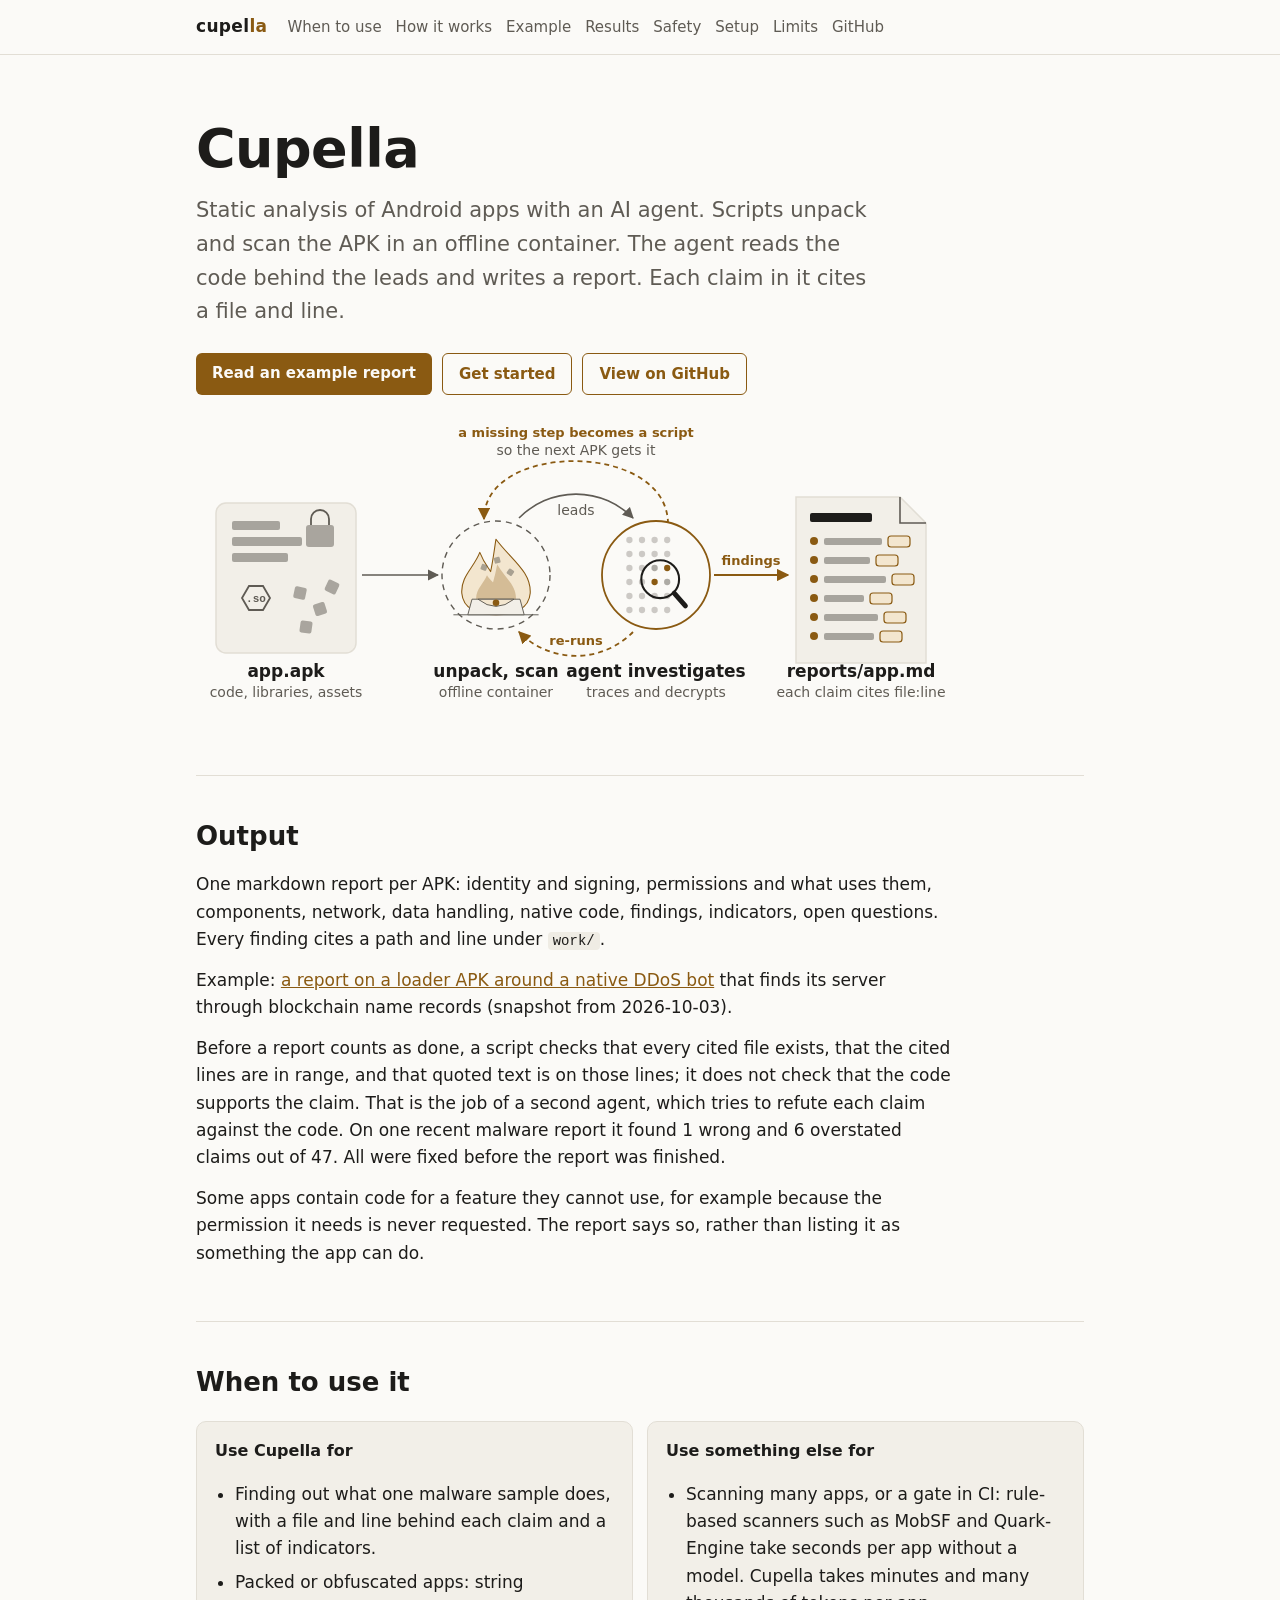
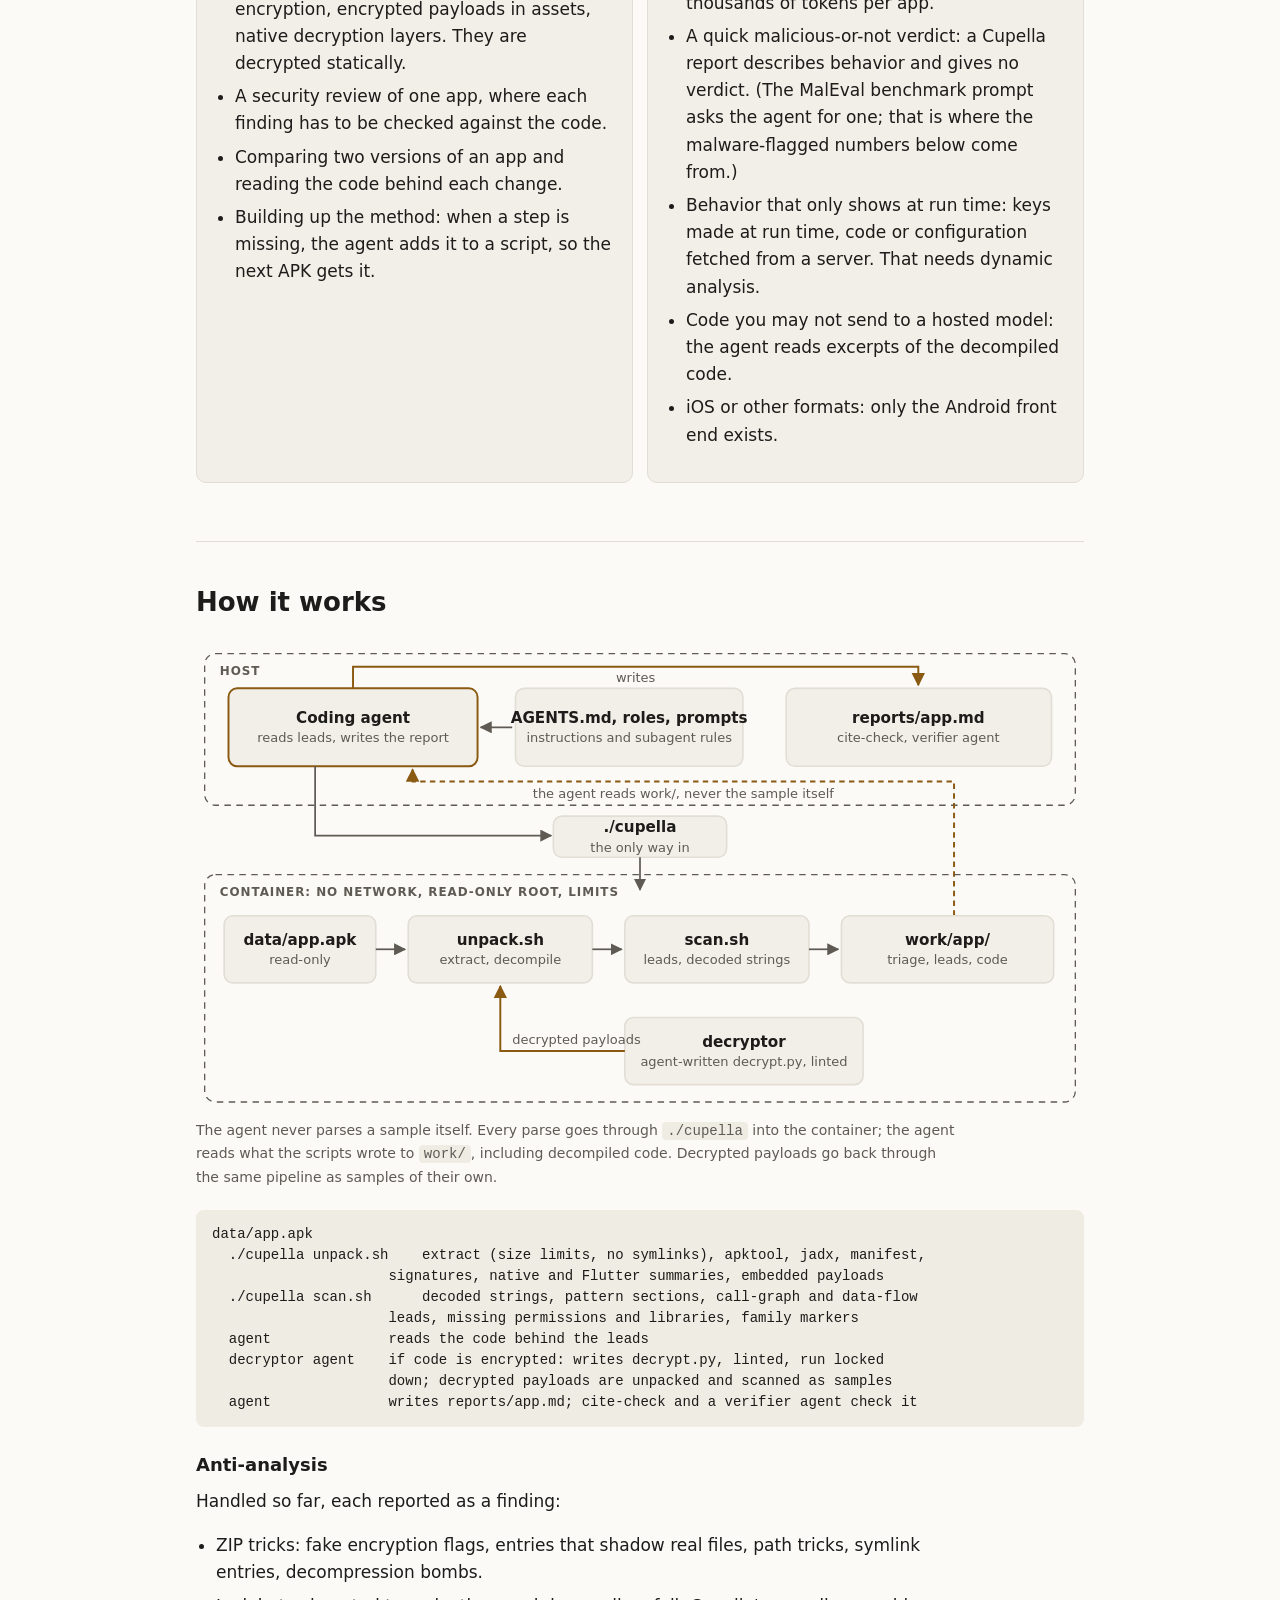
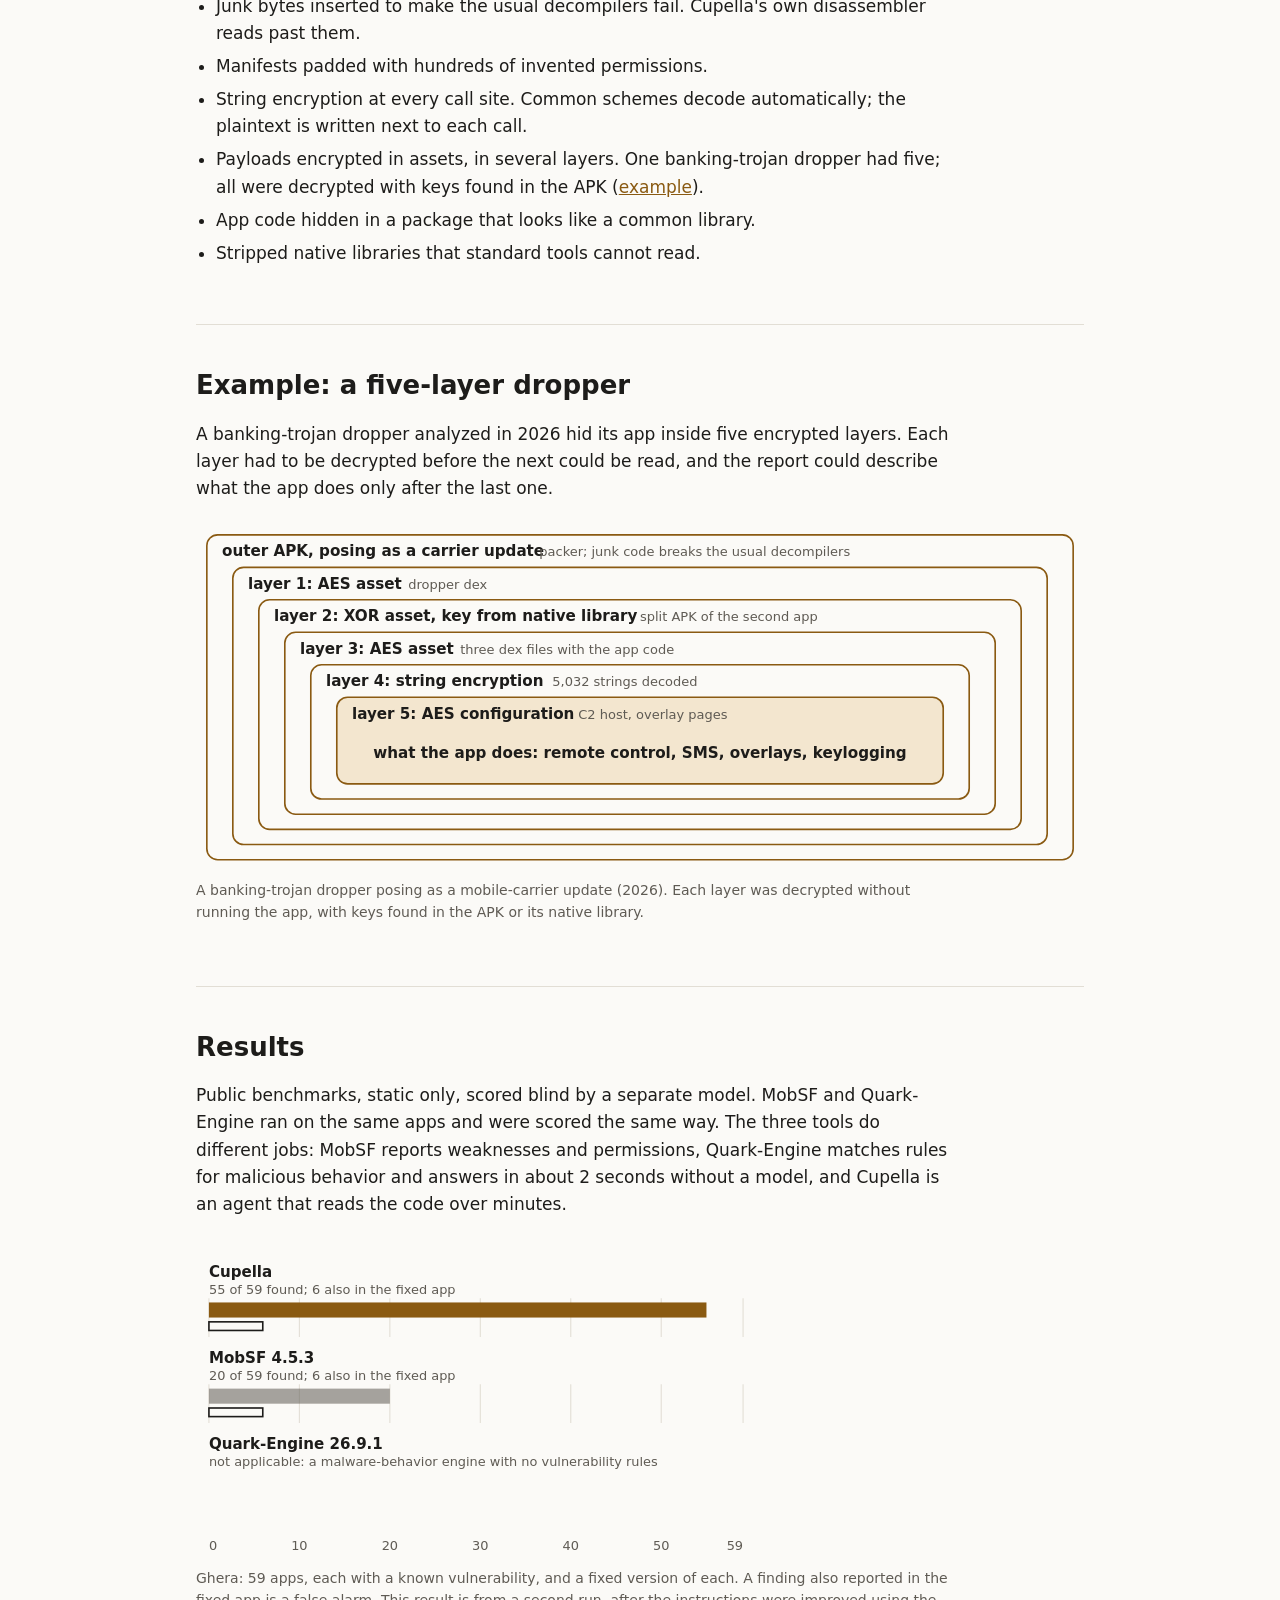
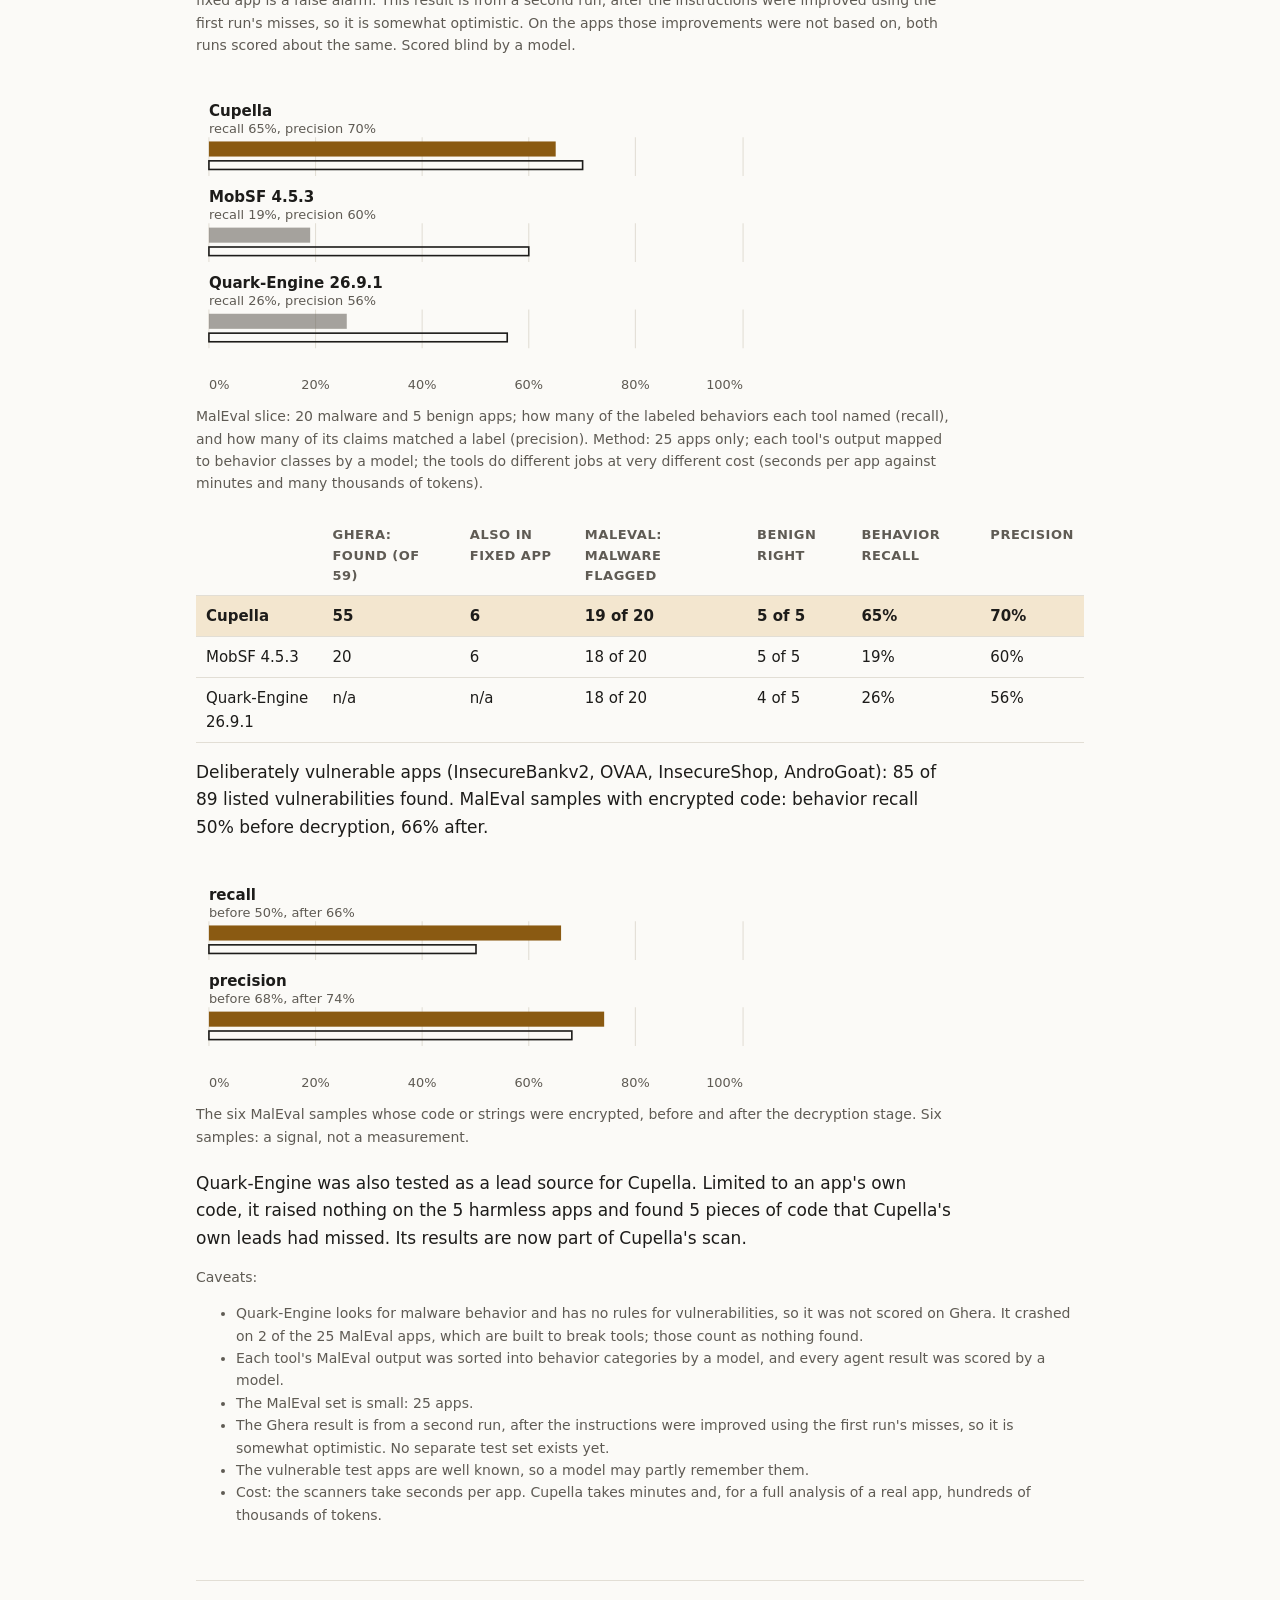
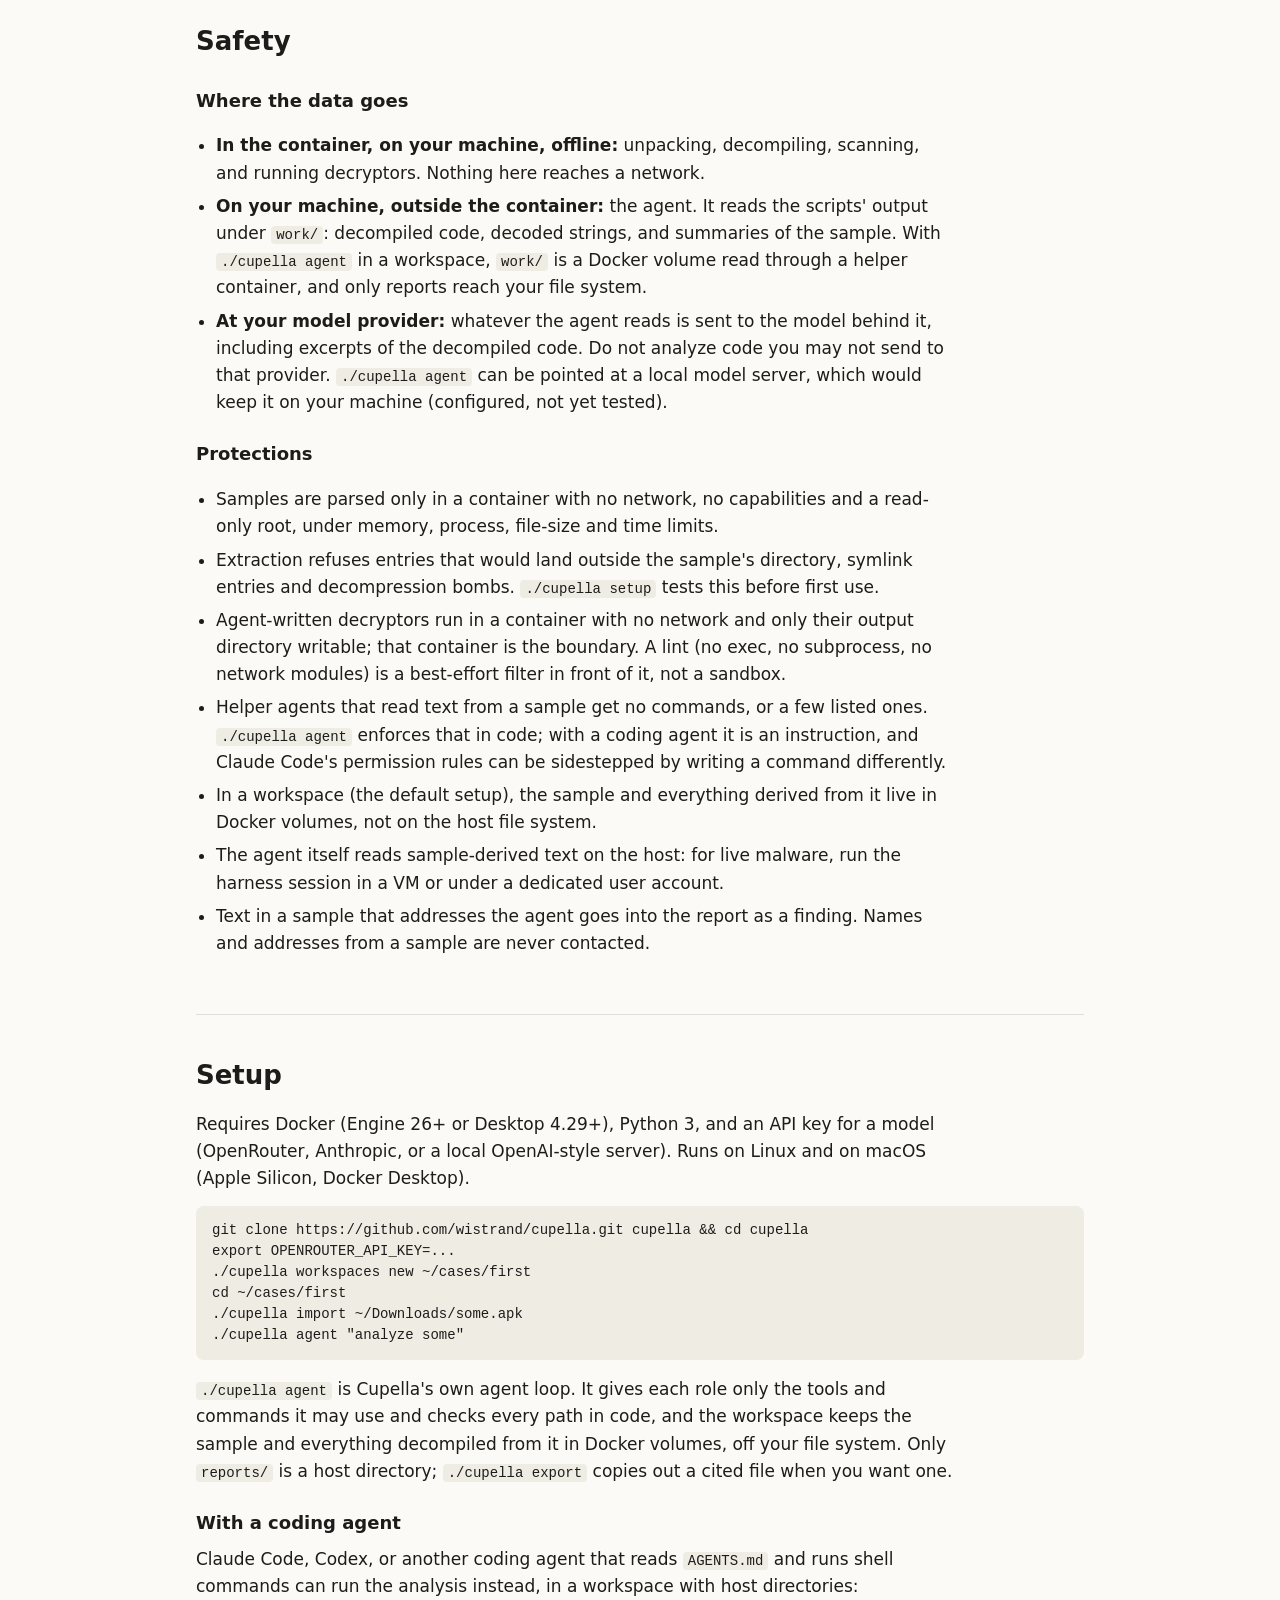
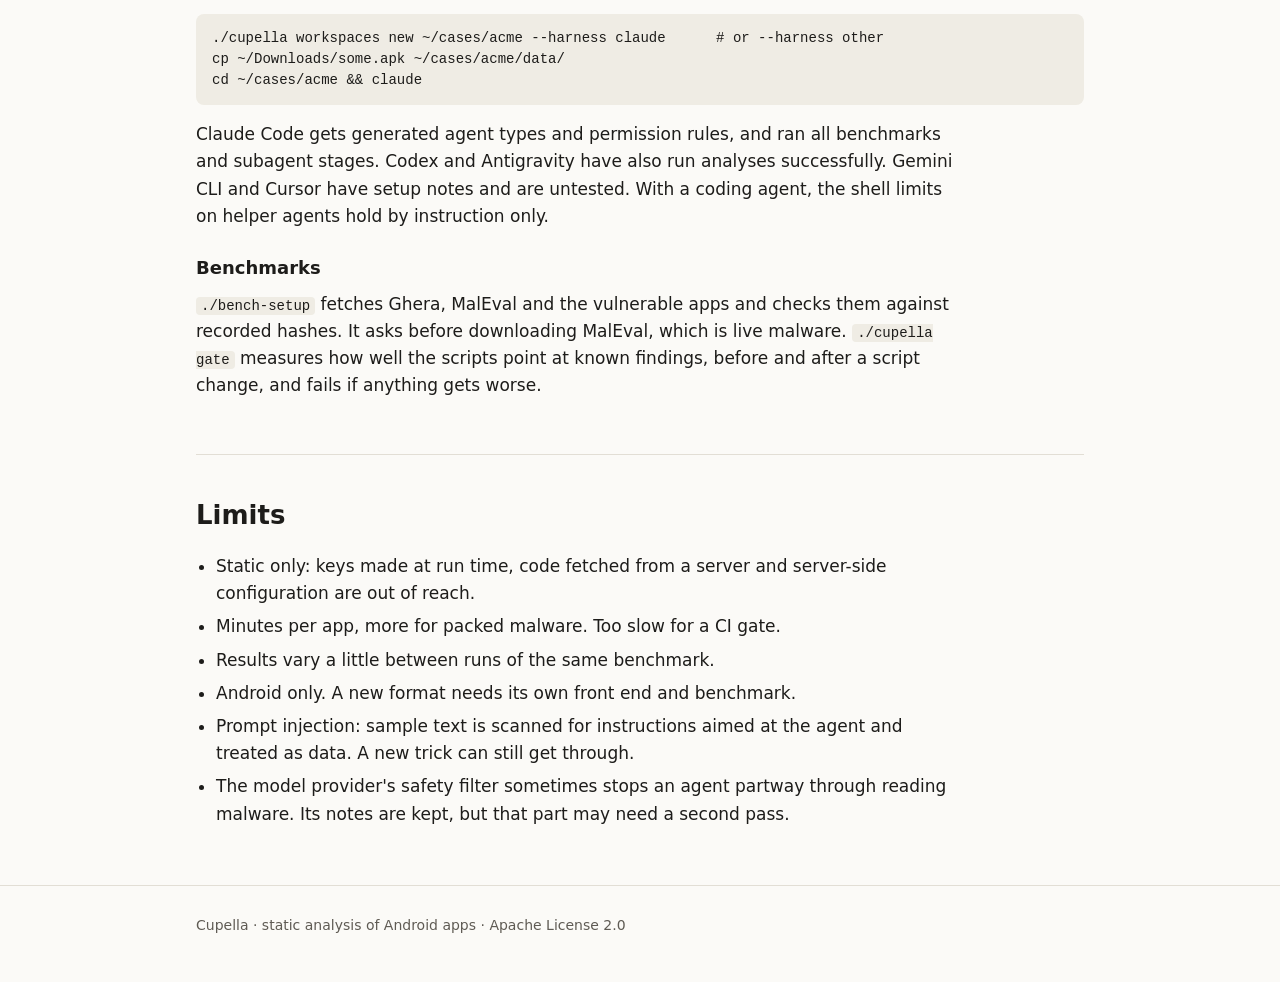
<file: docs/index.html>
<!doctype html>
<html lang="en">
<head>
<meta charset="utf-8">
<meta name="viewport" content="width=device-width, initial-scale=1">
<title>Cupella</title>
<meta name="description" content="Static analysis of Android apps with an AI agent: scripts unpack and scan in an offline container, the agent reads the code and writes a report with a file and line for each claim.">
<link rel="icon" type="image/svg+xml" href="data:image/svg+xml,%3Csvg xmlns='http://www.w3.org/2000/svg' viewBox='0 0 32 32'%3E%3Cstyle%3E.o%7Bfill:%23f3e6cf%3Bstroke:%238a5a12%7D.i%7Bfill:%238a5a12%3Bopacity:.3%7D.c%7Bfill:%23f2efe8%3Bstroke:%235f5b54%7D.h%7Bfill:%23f3e6cf%3Bstroke:%235f5b54%7D.g%7Bfill:%238a5a12%7D%40media (prefers-color-scheme:dark)%7B.o%7Bfill:%233a2d17%3Bstroke:%23e0a94e%7D.i%7Bfill:%23e0a94e%7D.c%7Bfill:%231f1d1a%3Bstroke:%23a39e94%7D.h%7Bfill:%233a2d17%3Bstroke:%23a39e94%7D.g%7Bfill:%23e0a94e%7D%7D%3C/style%3E%3Cg transform='translate(16 0.5) scale(.235) translate(-295 -50)'%3E%3Cpath class='o' stroke-width='7' stroke-linejoin='round' d='M295,50 C320,84 354,104 352,140 C350,165 327,176 295,176 C263,176 240,165 238,140 C236,112 258,98 268,72 C276,92 283,98 286,104 C290,86 292,68 295,50 Z'/%3E%3Cpath class='i' d='M297,92 C310,114 330,128 328,150 C326,167 312,176 295,176 C278,176 264,167 262,150 C261,134 274,124 280,110 C285,118 289,120 290,122 C293,112 295,102 297,92 Z'/%3E%3C/g%3E%3Cpath class='c' stroke-width='1.6' d='M4.5 31 L7 22.5 H25 L27.5 31 Z'/%3E%3Cpath class='h' stroke-width='1.6' d='M9 22.5 Q16 30 23 22.5 Z'/%3E%3Ccircle class='g' cx='16' cy='24.6' r='2.6'/%3E%3C/svg%3E">
<link rel="stylesheet" href="style.css">
</head>
<body>

<header class="top">
  <div class="wrap">
    <a class="brand" href="#">cupel<span>la</span></a>
    <nav>
      <a href="#when">When to use</a>
      <a href="#how">How it works</a>
      <a href="#example">Example</a>
      <a href="#results">Results</a>
      <a href="#safety">Safety</a>
      <a href="#start">Setup</a>
      <a href="#limits">Limits</a>
      <a href="https://github.com/wistrand/cupella">GitHub</a>
    </nav>
  </div>
</header>

<main class="wrap">

<div class="hero">
  <h1>Cupella</h1>
  <p class="lead">Static analysis of Android apps with an AI agent. Scripts unpack and scan the APK in an offline container. The agent reads the code behind the leads and writes a report. Each claim in it cites a file and line.</p>
  <p class="cta"><a class="button" href="report.html?f=23282313-ddos-bot-loader.md">Read an example report</a> <a class="button secondary" href="#start">Get started</a> <a class="button secondary" href="https://github.com/wistrand/cupella">View on GitHub</a></p>
  <figure class="hero-fig"><svg viewBox="0 -46 760 290" role="img" aria-labelledby="hero-t"><title id="hero-t">What Cupella does: the APK goes into a loop between scripts in an offline container and the agent, which reads the leads and sends new runs back; a step no script covers is added to the scripts, so the next APK gets it; the report cites a file and line for each claim</title><defs><marker id="hah" viewBox="0 0 10 10" refX="9" refY="5" markerWidth="7" markerHeight="7" orient="auto-start-reverse"><path d="M0,0 L10,5 L0,10 z" class="s-arrowhead"/></marker><marker id="haha" viewBox="0 0 10 10" refX="9" refY="5" markerWidth="7" markerHeight="7" orient="auto-start-reverse"><path d="M0,0 L10,5 L0,10 z" class="s-arrowhead-a"/></marker></defs><rect x="20" y="40" width="140" height="150" rx="10" class="s-box"/><rect x="36" y="58" width="48" height="9" rx="2" class="h-ore"/><rect x="36" y="74" width="70" height="9" rx="2" class="h-ore"/><rect x="36" y="90" width="56" height="9" rx="2" class="h-ore"/><rect x="110" y="62" width="28" height="22" rx="3" class="h-ore"/><path d="M115,62 v-6 a9,9 0 0 1 18,0 v6" class="h-stroke"/><polygon points="74,135 67,147 53,147 46,135 53,123 67,123" class="h-stroke"/><text x="60" y="139" class="h-mono" text-anchor="middle">.so</text><rect x="98" y="124" width="12" height="12" rx="2" class="h-ore" transform="rotate(12 104 130)"/><rect x="118" y="140" width="12" height="12" rx="2" class="h-ore" transform="rotate(-18 124 146)"/><rect x="104" y="158" width="12" height="12" rx="2" class="h-ore" transform="rotate(8 110 164)"/><rect x="130" y="118" width="12" height="12" rx="2" class="h-ore" transform="rotate(25 136 124)"/><text x="90" y="214" class="h-t h-lab" text-anchor="middle">app.apk</text><text x="90" y="234" class="h-m h-lab" text-anchor="middle">code, libraries, assets</text><polyline points="166,112 242,112" class="s-line" marker-end="url(#hah)"/><path d="M323,55 A80,80 0 0 1 437,55" class="s-line" marker-end="url(#hah)"/><text x="380" y="52" class="h-m" text-anchor="middle">leads</text><path d="M437,169 A80,80 0 0 1 323,169" class="s-accent-line" stroke-dasharray="5 4" marker-end="url(#haha)"/><text x="380" y="182" class="h-accent-t" text-anchor="middle">re-runs</text><path d="M472,61 C472,-22 288,-22 288,56" class="s-accent-line" stroke-dasharray="5 4" marker-end="url(#haha)"/><text x="380" y="-26" class="h-accent-t" text-anchor="middle">a missing step becomes a script</text><text x="380" y="-8" class="h-m" text-anchor="middle">so the next APK gets it</text><circle cx="300" cy="112" r="54" class="h-node"/><g transform="translate(300 114) scale(.6) translate(-295 -113)"><path d="M295,50 C320,84 354,104 352,140 C350,165 327,176 295,176 C263,176 240,165 238,140 C236,112 258,98 268,72 C276,92 283,98 286,104 C290,86 292,68 295,50 Z" class="h-flame-out"/><path d="M297,92 C310,114 330,128 328,150 C326,167 312,176 295,176 C278,176 264,167 262,150 C261,134 274,124 280,110 C285,118 289,120 290,122 C293,112 295,102 297,92 Z" class="h-flame-in"/><line x1="224" y1="176" x2="366" y2="176" class="s-line"/><rect x="270" y="92" width="10" height="10" rx="2" class="h-ore" transform="rotate(20 275 97)"/><rect x="292" y="80" width="10" height="10" rx="2" class="h-ore" transform="rotate(-15 297 85)"/><rect x="314" y="100" width="10" height="10" rx="2" class="h-ore" transform="rotate(35 319 105)"/><path d="M248,176 L255,150 H335 L342,176 Z" class="h-cupel"/><path d="M265,150 Q295,174 325,150 Z" class="h-hollow"/><circle cx="295" cy="156" r="5.5" class="h-gold"/></g><text x="300" y="214" class="h-t h-lab" text-anchor="middle">unpack, scan</text><text x="300" y="234" class="h-m h-lab" text-anchor="middle">offline container</text><circle cx="460" cy="112" r="54" class="h-node-a"/><g transform="translate(460 112) scale(.7) translate(-492 -112)"><circle cx="454" cy="62" r="4.5" class="h-dot"/><circle cx="454" cy="82" r="4.5" class="h-dot"/><circle cx="454" cy="102" r="4.5" class="h-dot"/><circle cx="454" cy="122" r="4.5" class="h-dot"/><circle cx="454" cy="142" r="4.5" class="h-dot"/><circle cx="454" cy="162" r="4.5" class="h-dot"/><circle cx="472" cy="62" r="4.5" class="h-dot"/><circle cx="472" cy="82" r="4.5" class="h-dot"/><circle cx="472" cy="102" r="4.5" class="h-dot"/><circle cx="472" cy="122" r="4.5" class="h-dot"/><circle cx="472" cy="142" r="4.5" class="h-dot"/><circle cx="472" cy="162" r="4.5" class="h-dot"/><circle cx="490" cy="62" r="4.5" class="h-dot"/><circle cx="490" cy="82" r="4.5" class="h-dot"/><circle cx="490" cy="102" r="4.5" class="h-ore"/><circle cx="490" cy="122" r="4.5" class="h-gold"/><circle cx="490" cy="142" r="4.5" class="h-dot"/><circle cx="490" cy="162" r="4.5" class="h-dot"/><circle cx="508" cy="62" r="4.5" class="h-dot"/><circle cx="508" cy="82" r="4.5" class="h-dot"/><circle cx="508" cy="102" r="4.5" class="h-gold"/><circle cx="508" cy="122" r="4.5" class="h-ore"/><circle cx="508" cy="142" r="4.5" class="h-dot"/><circle cx="508" cy="162" r="4.5" class="h-dot"/><circle cx="498" cy="118" r="27" class="h-lens"/><line x1="518" y1="138" x2="534" y2="156" class="h-handle"/></g><text x="460" y="214" class="h-t h-lab" text-anchor="middle">agent investigates</text><text x="460" y="234" class="h-m h-lab" text-anchor="middle">traces and decrypts</text><polyline points="518,112 592,112" class="s-accent-line" marker-end="url(#haha)"/><text x="555" y="102" class="h-accent-t" text-anchor="middle">findings</text><path d="M600,34 h104 l26,26 v140 h-130 z" class="s-box"/><path d="M704,34 v26 h26" class="s-line"/><rect x="614" y="50" width="62" height="9" rx="2" class="h-ink"/><circle cx="618" cy="78" r="4" class="h-gold"/><rect x="628" y="75" width="58" height="7" rx="2" class="h-ore"/><rect x="692" y="73" width="22" height="11" rx="3" class="h-cite"/><circle cx="618" cy="97" r="4" class="h-gold"/><rect x="628" y="94" width="46" height="7" rx="2" class="h-ore"/><rect x="680" y="92" width="22" height="11" rx="3" class="h-cite"/><circle cx="618" cy="116" r="4" class="h-gold"/><rect x="628" y="113" width="62" height="7" rx="2" class="h-ore"/><rect x="696" y="111" width="22" height="11" rx="3" class="h-cite"/><circle cx="618" cy="135" r="4" class="h-gold"/><rect x="628" y="132" width="40" height="7" rx="2" class="h-ore"/><rect x="674" y="130" width="22" height="11" rx="3" class="h-cite"/><circle cx="618" cy="154" r="4" class="h-gold"/><rect x="628" y="151" width="54" height="7" rx="2" class="h-ore"/><rect x="688" y="149" width="22" height="11" rx="3" class="h-cite"/><circle cx="618" cy="173" r="4" class="h-gold"/><rect x="628" y="170" width="50" height="7" rx="2" class="h-ore"/><rect x="684" y="168" width="22" height="11" rx="3" class="h-cite"/><text x="665" y="214" class="h-t h-lab" text-anchor="middle">reports/app.md</text><text x="665" y="234" class="h-m h-lab" text-anchor="middle">each claim cites file:line</text></svg></figure>
  <p class="hero-steps">app.apk (code, libraries, assets) &rarr; unpack, scan (offline container) &rarr; agent investigates (traces and decrypts) &rarr; reports/app.md (each claim cites file:line)</p>
</div>

<section id="what">
  <h2>Output</h2>
  <p>One markdown report per APK: identity and signing, permissions and what uses them, components, network, data handling, native code, findings, indicators, open questions. Every finding cites a path and line under <code>work/</code>.</p>
  <p>Example: <a href="report.html?f=23282313-ddos-bot-loader.md">a report on a loader APK around a native DDoS bot</a> that finds its server through blockchain name records (snapshot from 2026-10-03).</p>
  <p>Before a report counts as done, a script checks that every cited file exists, that the cited lines are in range, and that quoted text is on those lines; it does not check that the code supports the claim. That is the job of a second agent, which tries to refute each claim against the code. On one recent malware report it found 1 wrong and 6 overstated claims out of 47. All were fixed before the report was finished.</p>
  <p>Some apps contain code for a feature they cannot use, for example because the permission it needs is never requested. The report says so, rather than listing it as something the app can do.</p>
</section>

<section id="when">
  <h2>When to use it</h2>
  <div class="grid">
    <div class="card">
      <h3>Use Cupella for</h3>
      <ul class="plain">
        <li>Finding out what one malware sample does, with a file and line behind each claim and a list of indicators.</li>
        <li>Packed or obfuscated apps: string encryption, encrypted payloads in assets, native decryption layers. They are decrypted statically.</li>
        <li>A security review of one app, where each finding has to be checked against the code.</li>
        <li>Comparing two versions of an app and reading the code behind each change.</li>
        <li>Building up the method: when a step is missing, the agent adds it to a script, so the next APK gets it.</li>
      </ul>
    </div>
    <div class="card">
      <h3>Use something else for</h3>
      <ul class="plain">
        <li>Scanning many apps, or a gate in CI: rule-based scanners such as MobSF and Quark-Engine take seconds per app without a model. Cupella takes minutes and many thousands of tokens per app.</li>
        <li>A quick malicious-or-not verdict: a Cupella report describes behavior and gives no verdict. (The MalEval benchmark prompt asks the agent for one; that is where the malware-flagged numbers below come from.)</li>
        <li>Behavior that only shows at run time: keys made at run time, code or configuration fetched from a server. That needs dynamic analysis.</li>
        <li>Code you may not send to a hosted model: the agent reads excerpts of the decompiled code.</li>
        <li>iOS or other formats: only the Android front end exists.</li>
      </ul>
    </div>
  </div>
</section>

<section id="how">
  <h2>How it works</h2>
<figure><div class="fig-scroll"><svg viewBox="0 0 820 430" role="img" aria-labelledby="flow-t"><title id="flow-t">Cupella flow: the agent on the host, scripts in an offline container</title><defs><marker id="ah" viewBox="0 0 10 10" refX="9" refY="5" markerWidth="7" markerHeight="7" orient="auto-start-reverse"><path d="M0,0 L10,5 L0,10 z" class="s-arrowhead"/></marker><marker id="aha" viewBox="0 0 10 10" refX="9" refY="5" markerWidth="7" markerHeight="7" orient="auto-start-reverse"><path d="M0,0 L10,5 L0,10 z" class="s-arrowhead-a"/></marker></defs><rect x="8" y="8" width="804" height="140" rx="10" class="s-zone"/><text x="22" y="28" class="s-z">HOST</text><rect x="30" y="40" width="230" height="72" rx="8" class="s-agent"/><text x="145" y="72" class="s-t" text-anchor="middle">Coding agent</text><text x="145" y="90" class="s-m" text-anchor="middle">reads leads, writes the report</text><rect x="295" y="40" width="210" height="72" rx="8" class="s-box"/><text x="400" y="72" class="s-t" text-anchor="middle">AGENTS.md, roles, prompts</text><text x="400" y="90" class="s-m" text-anchor="middle">instructions and subagent rules</text><rect x="545" y="40" width="245" height="72" rx="8" class="s-box"/><text x="667" y="72" class="s-t" text-anchor="middle">reports/app.md</text><text x="667" y="90" class="s-m" text-anchor="middle">cite-check, verifier agent</text><polyline points="292,76 263,76" class="s-line" marker-end="url(#ah)"/><polyline points="145,40 145,20 667,20 667,37" class="s-accent-line" marker-end="url(#aha)"/><text x="406" y="34" class="s-m" text-anchor="middle">writes</text><polyline points="110,112 110,176 328,176" class="s-line" marker-end="url(#ah)"/><rect x="330" y="158" width="160" height="38" rx="8" class="s-box"/><text x="410" y="173" class="s-t" text-anchor="middle">./cupella</text><text x="410" y="191" class="s-m" text-anchor="middle">the only way in</text><polyline points="410,196 410,226" class="s-line" marker-end="url(#ah)"/><polyline points="700,250 700,126 200,126 200,115" class="s-accent-line" marker-end="url(#aha)" stroke-dasharray="5 4"/><text x="450" y="141" class="s-m" text-anchor="middle">the agent reads work/, never the sample itself</text><rect x="8" y="212" width="804" height="210" rx="10" class="s-zone"/><text x="22" y="232" class="s-z">CONTAINER: NO NETWORK, READ-ONLY ROOT, LIMITS</text><rect x="26" y="250" width="140" height="62" rx="8" class="s-box"/><text x="96" y="277" class="s-t" text-anchor="middle">data/app.apk</text><text x="96" y="295" class="s-m" text-anchor="middle">read-only</text><rect x="196" y="250" width="170" height="62" rx="8" class="s-box"/><text x="281" y="277" class="s-t" text-anchor="middle">unpack.sh</text><text x="281" y="295" class="s-m" text-anchor="middle">extract, decompile</text><rect x="396" y="250" width="170" height="62" rx="8" class="s-box"/><text x="481" y="277" class="s-t" text-anchor="middle">scan.sh</text><text x="481" y="295" class="s-m" text-anchor="middle">leads, decoded strings</text><rect x="596" y="250" width="196" height="62" rx="8" class="s-box"/><text x="694" y="277" class="s-t" text-anchor="middle">work/app/</text><text x="694" y="295" class="s-m" text-anchor="middle">triage, leads, code</text><polyline points="166,281 193,281" class="s-line" marker-end="url(#ah)"/><polyline points="366,281 393,281" class="s-line" marker-end="url(#ah)"/><polyline points="566,281 593,281" class="s-line" marker-end="url(#ah)"/><rect x="396" y="344" width="220" height="62" rx="8" class="s-box"/><text x="506" y="371" class="s-t" text-anchor="middle">decryptor</text><text x="506" y="389" class="s-m" text-anchor="middle">agent-written decrypt.py, linted</text><polyline points="396,375 281,375 281,315" class="s-accent-line" marker-end="url(#aha)"/><text x="292" y="368" class="s-m" text-anchor="start">decrypted payloads</text></svg></div><figcaption>The agent never parses a sample itself. Every parse goes through <code>./cupella</code> into the container; the agent reads what the scripts wrote to <code>work/</code>, including decompiled code. Decrypted payloads go back through the same pipeline as samples of their own.</figcaption></figure>
<pre><code>data/app.apk
  ./cupella unpack.sh    extract (size limits, no symlinks), apktool, jadx, manifest,
                     signatures, native and Flutter summaries, embedded payloads
  ./cupella scan.sh      decoded strings, pattern sections, call-graph and data-flow
                     leads, missing permissions and libraries, family markers
  agent              reads the code behind the leads
  decryptor agent    if code is encrypted: writes decrypt.py, linted, run locked
                     down; decrypted payloads are unpacked and scanned as samples
  agent              writes reports/app.md; cite-check and a verifier agent check it</code></pre>

  <h3>Anti-analysis</h3>
  <p>Handled so far, each reported as a finding:</p>
  <ul class="plain">
    <li>ZIP tricks: fake encryption flags, entries that shadow real files, path tricks, symlink entries, decompression bombs.</li>
    <li>Junk bytes inserted to make the usual decompilers fail. Cupella's own disassembler reads past them.</li>
    <li>Manifests padded with hundreds of invented permissions.</li>
    <li>String encryption at every call site. Common schemes decode automatically; the plaintext is written next to each call.</li>
    <li>Payloads encrypted in assets, in several layers. One banking-trojan dropper had five; all were decrypted with keys found in the APK (<a href="#example">example</a>).</li>
    <li>App code hidden in a package that looks like a common library.</li>
    <li>Stripped native libraries that standard tools cannot read.</li>
  </ul>
</section>

<section id="example">
  <h2>Example: a five-layer dropper</h2>
  <p>A banking-trojan dropper analyzed in 2026 hid its app inside five encrypted layers. Each layer had to be decrypted before the next could be read, and the report could describe what the app does only after the last one.</p>
<figure><div class="fig-scroll"><svg viewBox="0 0 820 320" role="img" aria-labelledby="lay-t"><title id="lay-t">The five layers of a banking-trojan dropper, decrypted from the outside in</title><rect x="10" y="10" width="800" height="300" rx="10" class="s-layer"/><text x="24" y="30" class="s-t">outer APK, posing as a carrier update</text><text x="317" y="30" class="s-m">packer; junk code breaks the usual decompilers</text><rect x="34" y="40" width="752" height="256" rx="10" class="s-layer"/><text x="48" y="60" class="s-t">layer 1: AES asset</text><text x="196" y="60" class="s-m">dropper dex</text><rect x="58" y="70" width="704" height="212" rx="10" class="s-layer"/><text x="72" y="90" class="s-t">layer 2: XOR asset, key from native library</text><text x="410" y="90" class="s-m">split APK of the second app</text><rect x="82" y="100" width="656" height="168" rx="10" class="s-layer"/><text x="96" y="120" class="s-t">layer 3: AES asset</text><text x="244" y="120" class="s-m">three dex files with the app code</text><rect x="106" y="130" width="608" height="124" rx="10" class="s-layer"/><text x="120" y="150" class="s-t">layer 4: string encryption</text><text x="329" y="150" class="s-m">5,032 strings decoded</text><rect x="130" y="160" width="560" height="80" rx="10" class="s-layer-fill"/><text x="144" y="180" class="s-t">layer 5: AES configuration</text><text x="353" y="180" class="s-m">C2 host, overlay pages</text><text x="410" y="216" class="s-t" text-anchor="middle">what the app does: remote control, SMS, overlays, keylogging</text></svg></div><figcaption>A banking-trojan dropper posing as a mobile-carrier update (2026). Each layer was decrypted without running the app, with keys found in the APK or its native library.</figcaption></figure>
</section>

<section id="results">
  <h2>Results</h2>
  <p>Public benchmarks, static only, scored blind by a separate model. MobSF and Quark-Engine ran on the same apps and were scored the same way. The three tools do different jobs: MobSF reports weaknesses and permissions, Quark-Engine matches rules for malicious behavior and answers in about 2 seconds without a model, and Cupella is an agent that reads the code over minutes.</p>
<figure><div class="fig-chart"><svg viewBox="0 0 520 296" role="img" aria-labelledby="gh-t"><title id="gh-t">Ghera: vulnerabilities found of 59 (filled bar) and fixed apps also flagged (outline); Quark-Engine not applicable</title><text x="12" y="288" class="s-m" text-anchor="start">0</text><text x="96" y="288" class="s-m" text-anchor="middle">10</text><text x="180" y="288" class="s-m" text-anchor="middle">20</text><text x="264" y="288" class="s-m" text-anchor="middle">30</text><text x="348" y="288" class="s-m" text-anchor="middle">40</text><text x="432" y="288" class="s-m" text-anchor="middle">50</text><text x="508" y="288" class="s-m" text-anchor="end">59</text><line x1="12" y1="54" x2="12" y2="90" class="s-grid"/><line x1="96" y1="54" x2="96" y2="90" class="s-grid"/><line x1="180" y1="54" x2="180" y2="90" class="s-grid"/><line x1="264" y1="54" x2="264" y2="90" class="s-grid"/><line x1="348" y1="54" x2="348" y2="90" class="s-grid"/><line x1="432" y1="54" x2="432" y2="90" class="s-grid"/><line x1="508" y1="54" x2="508" y2="90" class="s-grid"/><text x="12" y="34" class="s-t">Cupella</text><text x="12" y="50" class="s-m">55 of 59 found; 6 also in the fixed app</text><rect x="12" y="58" width="462" height="14" class="s-bar-us"/><rect x="12" y="76" width="50" height="8" class="s-bar2"/><line x1="12" y1="134" x2="12" y2="170" class="s-grid"/><line x1="96" y1="134" x2="96" y2="170" class="s-grid"/><line x1="180" y1="134" x2="180" y2="170" class="s-grid"/><line x1="264" y1="134" x2="264" y2="170" class="s-grid"/><line x1="348" y1="134" x2="348" y2="170" class="s-grid"/><line x1="432" y1="134" x2="432" y2="170" class="s-grid"/><line x1="508" y1="134" x2="508" y2="170" class="s-grid"/><text x="12" y="114" class="s-t">MobSF 4.5.3</text><text x="12" y="130" class="s-m">20 of 59 found; 6 also in the fixed app</text><rect x="12" y="138" width="168" height="14" class="s-bar"/><rect x="12" y="156" width="50" height="8" class="s-bar2"/><text x="12" y="194" class="s-t">Quark-Engine 26.9.1</text><text x="12" y="210" class="s-m">not applicable: a malware-behavior engine with no vulnerability rules</text></svg></div><figcaption>Ghera: 59 apps, each with a known vulnerability, and a fixed version of each. A finding also reported in the fixed app is a false alarm. This result is from a second run, after the instructions were improved using the first run's misses, so it is somewhat optimistic. On the apps those improvements were not based on, both runs scored about the same. Scored blind by a model.</figcaption></figure>
<figure><div class="fig-chart"><svg viewBox="0 0 520 296" role="img" aria-labelledby="mv-t"><title id="mv-t">MalEval: behavior recall (filled bar) and precision (outline)</title><text x="12" y="288" class="s-m" text-anchor="start">0%</text><text x="111" y="288" class="s-m" text-anchor="middle">20%</text><text x="210" y="288" class="s-m" text-anchor="middle">40%</text><text x="309" y="288" class="s-m" text-anchor="middle">60%</text><text x="408" y="288" class="s-m" text-anchor="middle">80%</text><text x="508" y="288" class="s-m" text-anchor="end">100%</text><line x1="12" y1="54" x2="12" y2="90" class="s-grid"/><line x1="111" y1="54" x2="111" y2="90" class="s-grid"/><line x1="210" y1="54" x2="210" y2="90" class="s-grid"/><line x1="309" y1="54" x2="309" y2="90" class="s-grid"/><line x1="408" y1="54" x2="408" y2="90" class="s-grid"/><line x1="508" y1="54" x2="508" y2="90" class="s-grid"/><text x="12" y="34" class="s-t">Cupella</text><text x="12" y="50" class="s-m">recall 65%, precision 70%</text><rect x="12" y="58" width="322" height="14" class="s-bar-us"/><rect x="12" y="76" width="347" height="8" class="s-bar2"/><line x1="12" y1="134" x2="12" y2="170" class="s-grid"/><line x1="111" y1="134" x2="111" y2="170" class="s-grid"/><line x1="210" y1="134" x2="210" y2="170" class="s-grid"/><line x1="309" y1="134" x2="309" y2="170" class="s-grid"/><line x1="408" y1="134" x2="408" y2="170" class="s-grid"/><line x1="508" y1="134" x2="508" y2="170" class="s-grid"/><text x="12" y="114" class="s-t">MobSF 4.5.3</text><text x="12" y="130" class="s-m">recall 19%, precision 60%</text><rect x="12" y="138" width="94" height="14" class="s-bar"/><rect x="12" y="156" width="297" height="8" class="s-bar2"/><line x1="12" y1="214" x2="12" y2="250" class="s-grid"/><line x1="111" y1="214" x2="111" y2="250" class="s-grid"/><line x1="210" y1="214" x2="210" y2="250" class="s-grid"/><line x1="309" y1="214" x2="309" y2="250" class="s-grid"/><line x1="408" y1="214" x2="408" y2="250" class="s-grid"/><line x1="508" y1="214" x2="508" y2="250" class="s-grid"/><text x="12" y="194" class="s-t">Quark-Engine 26.9.1</text><text x="12" y="210" class="s-m">recall 26%, precision 56%</text><rect x="12" y="218" width="128" height="14" class="s-bar"/><rect x="12" y="236" width="277" height="8" class="s-bar2"/></svg></div><figcaption>MalEval slice: 20 malware and 5 benign apps; how many of the labeled behaviors each tool named (recall), and how many of its claims matched a label (precision). Method: 25 apps only; each tool's output mapped to behavior classes by a model; the tools do different jobs at very different cost (seconds per app against minutes and many thousands of tokens).</figcaption></figure>
  <div class="table-wrap">
  <table id="results-table">
    <thead><tr><th></th><th>Ghera: found (of 59)</th><th>also in fixed app</th><th>MalEval: malware flagged</th><th>benign right</th><th>behavior recall</th><th>precision</th></tr></thead>
    <tbody>
      <tr class="us"><td>Cupella</td><td class="num">55</td><td class="num">6</td><td class="num">19 of 20</td><td class="num">5 of 5</td><td class="num">65%</td><td class="num">70%</td></tr>
      <tr><td>MobSF 4.5.3</td><td class="num">20</td><td class="num">6</td><td class="num">18 of 20</td><td class="num">5 of 5</td><td class="num">19%</td><td class="num">60%</td></tr>
      <tr><td>Quark-Engine 26.9.1</td><td class="num">n/a</td><td class="num">n/a</td><td class="num">18 of 20</td><td class="num">4 of 5</td><td class="num">26%</td><td class="num">56%</td></tr>
    </tbody>
  </table>
  </div>
  <p>Deliberately vulnerable apps (InsecureBankv2, OVAA, InsecureShop, AndroGoat): 85 of 89 listed vulnerabilities found. MalEval samples with encrypted code: behavior recall 50% before decryption, 66% after.</p>
  <figure><div class="fig-chart"><svg viewBox="0 0 520 216" role="img" aria-labelledby="dc-t"><title id="dc-t">Six encrypted MalEval samples: behavior recall and precision before (outline) and after (filled bar) static decryption</title><text x="12" y="208" class="s-m" text-anchor="start">0%</text><text x="111" y="208" class="s-m" text-anchor="middle">20%</text><text x="210" y="208" class="s-m" text-anchor="middle">40%</text><text x="309" y="208" class="s-m" text-anchor="middle">60%</text><text x="408" y="208" class="s-m" text-anchor="middle">80%</text><text x="508" y="208" class="s-m" text-anchor="end">100%</text><line x1="12" y1="54" x2="12" y2="90" class="s-grid"/><line x1="111" y1="54" x2="111" y2="90" class="s-grid"/><line x1="210" y1="54" x2="210" y2="90" class="s-grid"/><line x1="309" y1="54" x2="309" y2="90" class="s-grid"/><line x1="408" y1="54" x2="408" y2="90" class="s-grid"/><line x1="508" y1="54" x2="508" y2="90" class="s-grid"/><text x="12" y="34" class="s-t">recall</text><text x="12" y="50" class="s-m">before 50%, after 66%</text><rect x="12" y="58" width="327" height="14" class="s-bar-us"/><rect x="12" y="76" width="248" height="8" class="s-bar2"/><line x1="12" y1="134" x2="12" y2="170" class="s-grid"/><line x1="111" y1="134" x2="111" y2="170" class="s-grid"/><line x1="210" y1="134" x2="210" y2="170" class="s-grid"/><line x1="309" y1="134" x2="309" y2="170" class="s-grid"/><line x1="408" y1="134" x2="408" y2="170" class="s-grid"/><line x1="508" y1="134" x2="508" y2="170" class="s-grid"/><text x="12" y="114" class="s-t">precision</text><text x="12" y="130" class="s-m">before 68%, after 74%</text><rect x="12" y="138" width="367" height="14" class="s-bar-us"/><rect x="12" y="156" width="337" height="8" class="s-bar2"/></svg></div><figcaption>The six MalEval samples whose code or strings were encrypted, before and after the decryption stage. Six samples: a signal, not a measurement.</figcaption></figure>
  <p>Quark-Engine was also tested as a lead source for Cupella. Limited to an app's own code, it raised nothing on the 5 harmless apps and found 5 pieces of code that Cupella's own leads had missed. Its results are now part of Cupella's scan.</p>
  <p class="small">Caveats:</p>
  <ul class="small">
    <li>Quark-Engine looks for malware behavior and has no rules for vulnerabilities, so it was not scored on Ghera. It crashed on 2 of the 25 MalEval apps, which are built to break tools; those count as nothing found.</li>
    <li>Each tool's MalEval output was sorted into behavior categories by a model, and every agent result was scored by a model.</li>
    <li>The MalEval set is small: 25 apps.</li>
    <li>The Ghera result is from a second run, after the instructions were improved using the first run's misses, so it is somewhat optimistic. No separate test set exists yet.</li>
    <li>The vulnerable test apps are well known, so a model may partly remember them.</li>
    <li>Cost: the scanners take seconds per app. Cupella takes minutes and, for a full analysis of a real app, hundreds of thousands of tokens.</li>
  </ul>
</section>

<section id="safety">
  <h2>Safety</h2>
  <h3>Where the data goes</h3>
  <ul class="plain">
    <li><strong>In the container, on your machine, offline:</strong> unpacking, decompiling, scanning, and running decryptors. Nothing here reaches a network.</li>
    <li><strong>On your machine, outside the container:</strong> the agent. It reads the scripts' output under <code>work/</code>: decompiled code, decoded strings, and summaries of the sample. With <code>./cupella agent</code> in a workspace, <code>work/</code> is a Docker volume read through a helper container, and only reports reach your file system.</li>
    <li><strong>At your model provider:</strong> whatever the agent reads is sent to the model behind it, including excerpts of the decompiled code. Do not analyze code you may not send to that provider. <code>./cupella agent</code> can be pointed at a local model server, which would keep it on your machine (configured, not yet tested).</li>
  </ul>
  <h3>Protections</h3>
  <ul class="plain">
    <li>Samples are parsed only in a container with no network, no capabilities and a read-only root, under memory, process, file-size and time limits.</li>
    <li>Extraction refuses entries that would land outside the sample's directory, symlink entries and decompression bombs. <code>./cupella setup</code> tests this before first use.</li>
    <li>Agent-written decryptors run in a container with no network and only their output directory writable; that container is the boundary. A lint (no exec, no subprocess, no network modules) is a best-effort filter in front of it, not a sandbox.</li>
    <li>Helper agents that read text from a sample get no commands, or a few listed ones. <code>./cupella agent</code> enforces that in code; with a coding agent it is an instruction, and Claude Code's permission rules can be sidestepped by writing a command differently.</li>
    <li>In a workspace (the default setup), the sample and everything derived from it live in Docker volumes, not on the host file system.</li>
    <li>The agent itself reads sample-derived text on the host: for live malware, run the harness session in a VM or under a dedicated user account.</li>
    <li>Text in a sample that addresses the agent goes into the report as a finding. Names and addresses from a sample are never contacted.</li>
  </ul>
</section>

<section id="start">
  <h2>Setup</h2>
  <p>Requires Docker (Engine 26+ or Desktop 4.29+), Python 3, and an API key for a model (OpenRouter, Anthropic, or a local OpenAI-style server). Runs on Linux and on macOS (Apple Silicon, Docker Desktop).</p>
<pre><code>git clone https://github.com/wistrand/cupella.git cupella &amp;&amp; cd cupella
export OPENROUTER_API_KEY=...
./cupella workspaces new ~/cases/first
cd ~/cases/first
./cupella import ~/Downloads/some.apk
./cupella agent "analyze some"
</code></pre>
  <p><code>./cupella agent</code> is Cupella's own agent loop. It gives each role only the tools and commands it may use and checks every path in code, and the workspace keeps the sample and everything decompiled from it in Docker volumes, off your file system. Only <code>reports/</code> is a host directory; <code>./cupella export</code> copies out a cited file when you want one.</p>
  <h3>With a coding agent</h3>
  <p>Claude Code, Codex, or another coding agent that reads <code>AGENTS.md</code> and runs shell commands can run the analysis instead, in a workspace with host directories:</p>
<pre><code>./cupella workspaces new ~/cases/acme --harness claude      # or --harness other
cp ~/Downloads/some.apk ~/cases/acme/data/
cd ~/cases/acme &amp;&amp; claude</code></pre>
  <p>Claude Code gets generated agent types and permission rules, and ran all benchmarks and subagent stages. Codex and Antigravity have also run analyses successfully. Gemini CLI and Cursor have setup notes and are untested. With a coding agent, the shell limits on helper agents hold by instruction only.</p>
  <h3>Benchmarks</h3>
  <p><code>./bench-setup</code> fetches Ghera, MalEval and the vulnerable apps and checks them against recorded hashes. It asks before downloading MalEval, which is live malware. <code>./cupella gate</code> measures how well the scripts point at known findings, before and after a script change, and fails if anything gets worse.</p>
</section>

<section id="limits">
  <h2>Limits</h2>
  <ul class="plain">
    <li>Static only: keys made at run time, code fetched from a server and server-side configuration are out of reach.</li>
    <li>Minutes per app, more for packed malware. Too slow for a CI gate.</li>
    <li>Results vary a little between runs of the same benchmark.</li>
    <li>Android only. A new format needs its own front end and benchmark.</li>
    <li>Prompt injection: sample text is scanned for instructions aimed at the agent and treated as data. A new trick can still get through.</li>
    <li>The model provider's safety filter sometimes stops an agent partway through reading malware. Its notes are kept, but that part may need a second pass.</li>
  </ul>
</section>

</main>

<footer>
  <div class="wrap">Cupella · static analysis of Android apps · Apache License 2.0</div>
</footer>

</body>
</html>
</file>
<file: docs/style.css>
:root {
  --bg: #fbfaf7;
  --fg: #1d1c1a;
  --muted: #5f5b54;
  --line: #e2ded5;
  --panel: #f2efe8;
  --accent: #8a5a12;
  --accent-soft: #f3e6cf;
  --good: #2f6b3a;
  --code-bg: #efece4;
  --mono: ui-monospace, "SF Mono", "Cascadia Code", Menlo, Consolas, monospace;
  --sans: system-ui, -apple-system, "Segoe UI", Roboto, sans-serif;
}
@media (prefers-color-scheme: dark) {
  :root {
    --bg: #161513;
    --fg: #ece8df;
    --muted: #a39e94;
    --line: #34312c;
    --panel: #1f1d1a;
    --accent: #e0a94e;
    --accent-soft: #3a2d17;
    --good: #7cc48a;
    --code-bg: #24221e;
  }
}

* { box-sizing: border-box; }
html { -webkit-text-size-adjust: 100%; }
body {
  margin: 0;
  background: var(--bg);
  color: var(--fg);
  font: 17px/1.6 var(--sans);
}
.wrap { max-width: 920px; margin: 0 auto; padding: 0 16px; }
/* anchors land below the sticky header */
[id] { scroll-margin-top: 70px; }
.cta { margin: 4px 0 22px; display: flex; flex-wrap: wrap; gap: 10px; }
.button { display: inline-block; padding: 8px 16px; border-radius: 6px; background: var(--accent); color: var(--bg);
          text-decoration: none; font-weight: 600; font-size: 15px; }
.button.secondary { background: transparent; color: var(--accent); border: 1.5px solid var(--accent); }
header.top {
  border-bottom: 1px solid var(--line);
  position: sticky; top: 0; background: var(--bg); z-index: 2;
}
header.top .wrap { display: flex; align-items: center; gap: 20px; height: 54px; overflow-x: auto; }
.brand { font-weight: 700; letter-spacing: 0.02em; color: var(--fg); text-decoration: none; white-space: nowrap; }
.brand span { color: var(--accent); }
nav { display: flex; flex-wrap: nowrap; flex-shrink: 0; }
nav a { color: var(--muted); text-decoration: none; font-size: 15px; white-space: nowrap; margin-right: 14px; }
nav a:hover { color: var(--fg); }

.hero { padding: 64px 0 40px; }
.hero h1 { font-size: clamp(34px, 6vw, 54px); line-height: 1.1; margin: 0 0 16px; letter-spacing: -0.01em; }
.hero p.lead { font-size: clamp(18px, 2.6vw, 21px); color: var(--muted); max-width: 680px; margin: 0 0 24px; }
.hero-fig { margin: 4px 0 28px; max-width: 760px; }

section { padding: 40px 0; border-top: 1px solid var(--line); }
h2 { font-size: 26px; margin: 0 0 14px; }
h3 { font-size: 18px; margin: 24px 0 8px; }
p { margin: 0 0 14px; max-width: 760px; }
a { color: var(--accent); }
code, pre { font-family: var(--mono); font-size: 14px; }
code { background: var(--code-bg); padding: 1px 5px; border-radius: 4px; }
pre {
  background: var(--code-bg); padding: 14px 16px; border-radius: 8px;
  overflow-x: auto; line-height: 1.5; margin: 0 0 16px;
}
pre code { background: none; padding: 0; }

.grid { display: grid; grid-template-columns: repeat(auto-fit, minmax(240px, 1fr)); gap: 14px; margin: 18px 0; }
.card { background: var(--panel); border: 1px solid var(--line); border-radius: 10px; padding: 16px 18px; }
.card h3 { margin-top: 0; font-size: 16px; }
.card p { font-size: 15px; color: var(--muted); margin: 0; }

.table-wrap { overflow-x: auto; margin: 0 0 16px; }
table { border-collapse: collapse; width: 100%; font-size: 15px; min-width: 560px; }
th, td { text-align: left; padding: 8px 10px; border-bottom: 1px solid var(--line); vertical-align: top; }
th { font-weight: 600; color: var(--muted); font-size: 13px; text-transform: uppercase; letter-spacing: 0.04em; }
tr.us td { background: var(--accent-soft); font-weight: 600; }
td.num { font-variant-numeric: tabular-nums; white-space: nowrap; }

.pipeline { display: flex; flex-wrap: wrap; gap: 8px; align-items: stretch; margin: 18px 0; }
.step {
  flex: 1 1 150px; background: var(--panel); border: 1px solid var(--line); border-radius: 10px;
  padding: 12px 14px; font-size: 14px;
}
.step b { display: block; font-size: 15px; margin-bottom: 4px; }
.step span { color: var(--muted); }
.step.agent { border-color: var(--accent); }
.legend { font-size: 14px; color: var(--muted); }
.legend i { display: inline-block; width: 12px; height: 12px; border-radius: 3px; vertical-align: -1px; margin-right: 6px; }

ul.plain { padding-left: 20px; max-width: 760px; }
ul.plain li { margin-bottom: 6px; }
.small { font-size: 14px; color: var(--muted); }
footer { border-top: 1px solid var(--line); padding: 28px 0 48px; color: var(--muted); font-size: 14px; }

/* inline SVG illustrations and charts: colors from the page tokens */
figure { margin: 22px 0; }
figure svg { width: 100%; height: auto; display: block; }
/* on narrow screens the drawings keep a readable size and scroll sideways */
.fig-scroll { overflow-x: auto; -webkit-overflow-scrolling: touch; }
.fig-scroll svg { min-width: 640px; }
/* result charts are drawn narrow and scale to the column, no sideways scrolling */
.fig-chart { max-width: 560px; }
/* the hero's step labels: in the drawing on wide screens, as text below it on phones */
.hero-steps { display: none; font-size: 14px; color: var(--muted); margin: -16px 0 24px; }
@media (max-width: 600px) {
  .h-lab { display: none; }
  .hero-steps { display: block; }
}
figcaption { font-size: 14px; color: var(--muted); margin-top: 8px; max-width: 760px; }
.s-box { fill: var(--panel); stroke: var(--line); stroke-width: 1.5; }
.s-agent { fill: var(--panel); stroke: var(--accent); stroke-width: 1.8; }
.s-zone { fill: none; stroke: var(--muted); stroke-width: 1.2; stroke-dasharray: 6 5; }
.s-line { stroke: var(--muted); stroke-width: 1.6; fill: none; }
.s-accent-line { stroke: var(--accent); stroke-width: 1.8; fill: none; }
.s-t { fill: var(--fg); font: 600 14px var(--sans); }
.s-m { fill: var(--muted); font: 12px var(--sans); }
.s-z { fill: var(--muted); font: 600 11px var(--sans); letter-spacing: 0.08em; }
.s-arrowhead { fill: var(--muted); }
.s-arrowhead-a { fill: var(--accent); }
.s-bar-us { fill: var(--accent); }
.s-bar { fill: var(--muted); opacity: 0.55; }
.s-bar2 { fill: none; stroke: var(--fg); stroke-width: 1.5; }
.s-grid { stroke: var(--line); stroke-width: 1; }
.s-num { fill: var(--fg); font: 600 12px var(--sans); }
.s-layer { fill: none; stroke: var(--accent); stroke-width: 1.5; }
.s-layer-fill { fill: var(--accent-soft); stroke: var(--accent); stroke-width: 1.5; }
.h-t { fill: var(--fg); font: 600 17px var(--sans); }
.h-m { fill: var(--muted); font: 14px var(--sans); }
.h-mono { fill: var(--muted); font: 600 11px var(--mono); }
.h-accent-t { fill: var(--accent); font: 600 13px var(--sans); }
.h-ore { fill: var(--muted); opacity: 0.5; }
.h-dot { fill: var(--muted); opacity: 0.3; }
.h-gold { fill: var(--accent); }
.h-ink { fill: var(--fg); }
.h-stroke { fill: none; stroke: var(--muted); stroke-width: 1.8; }
.h-flame-out { fill: var(--accent-soft); stroke: var(--accent); stroke-width: 1.8; stroke-linejoin: round; }
.h-flame-in { fill: var(--accent); opacity: 0.3; }
.h-cupel { fill: var(--panel); stroke: var(--muted); stroke-width: 1.6; }
.h-hollow { fill: var(--accent-soft); stroke: var(--muted); stroke-width: 1.6; }
.h-lens { fill: none; stroke: var(--fg); stroke-width: 3; }
.h-handle { stroke: var(--fg); stroke-width: 7; stroke-linecap: round; }
.h-cite { fill: var(--accent-soft); stroke: var(--accent); stroke-width: 1.2; }
.h-node { fill: var(--bg); stroke: var(--muted); stroke-width: 1.4; stroke-dasharray: 6 5; }
.h-node-a { fill: var(--bg); stroke: var(--accent); stroke-width: 1.8; }
</file>
